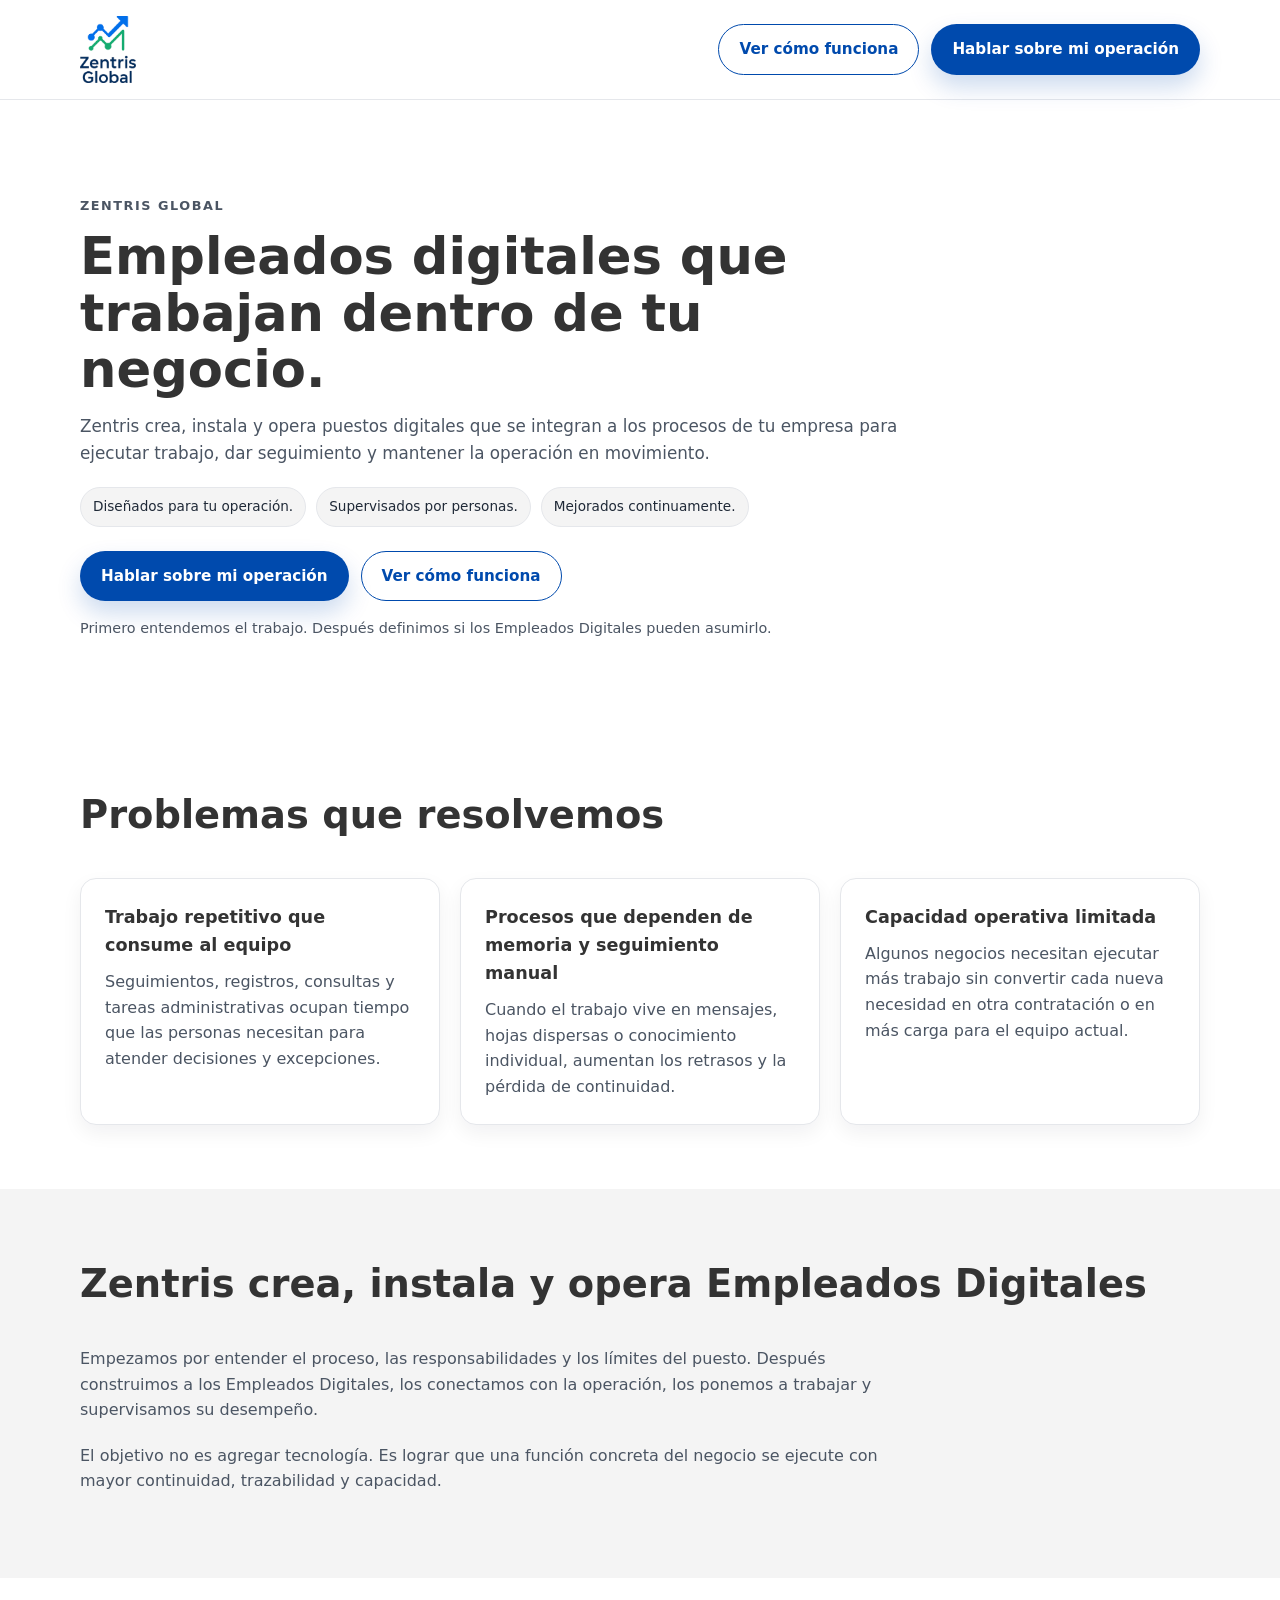
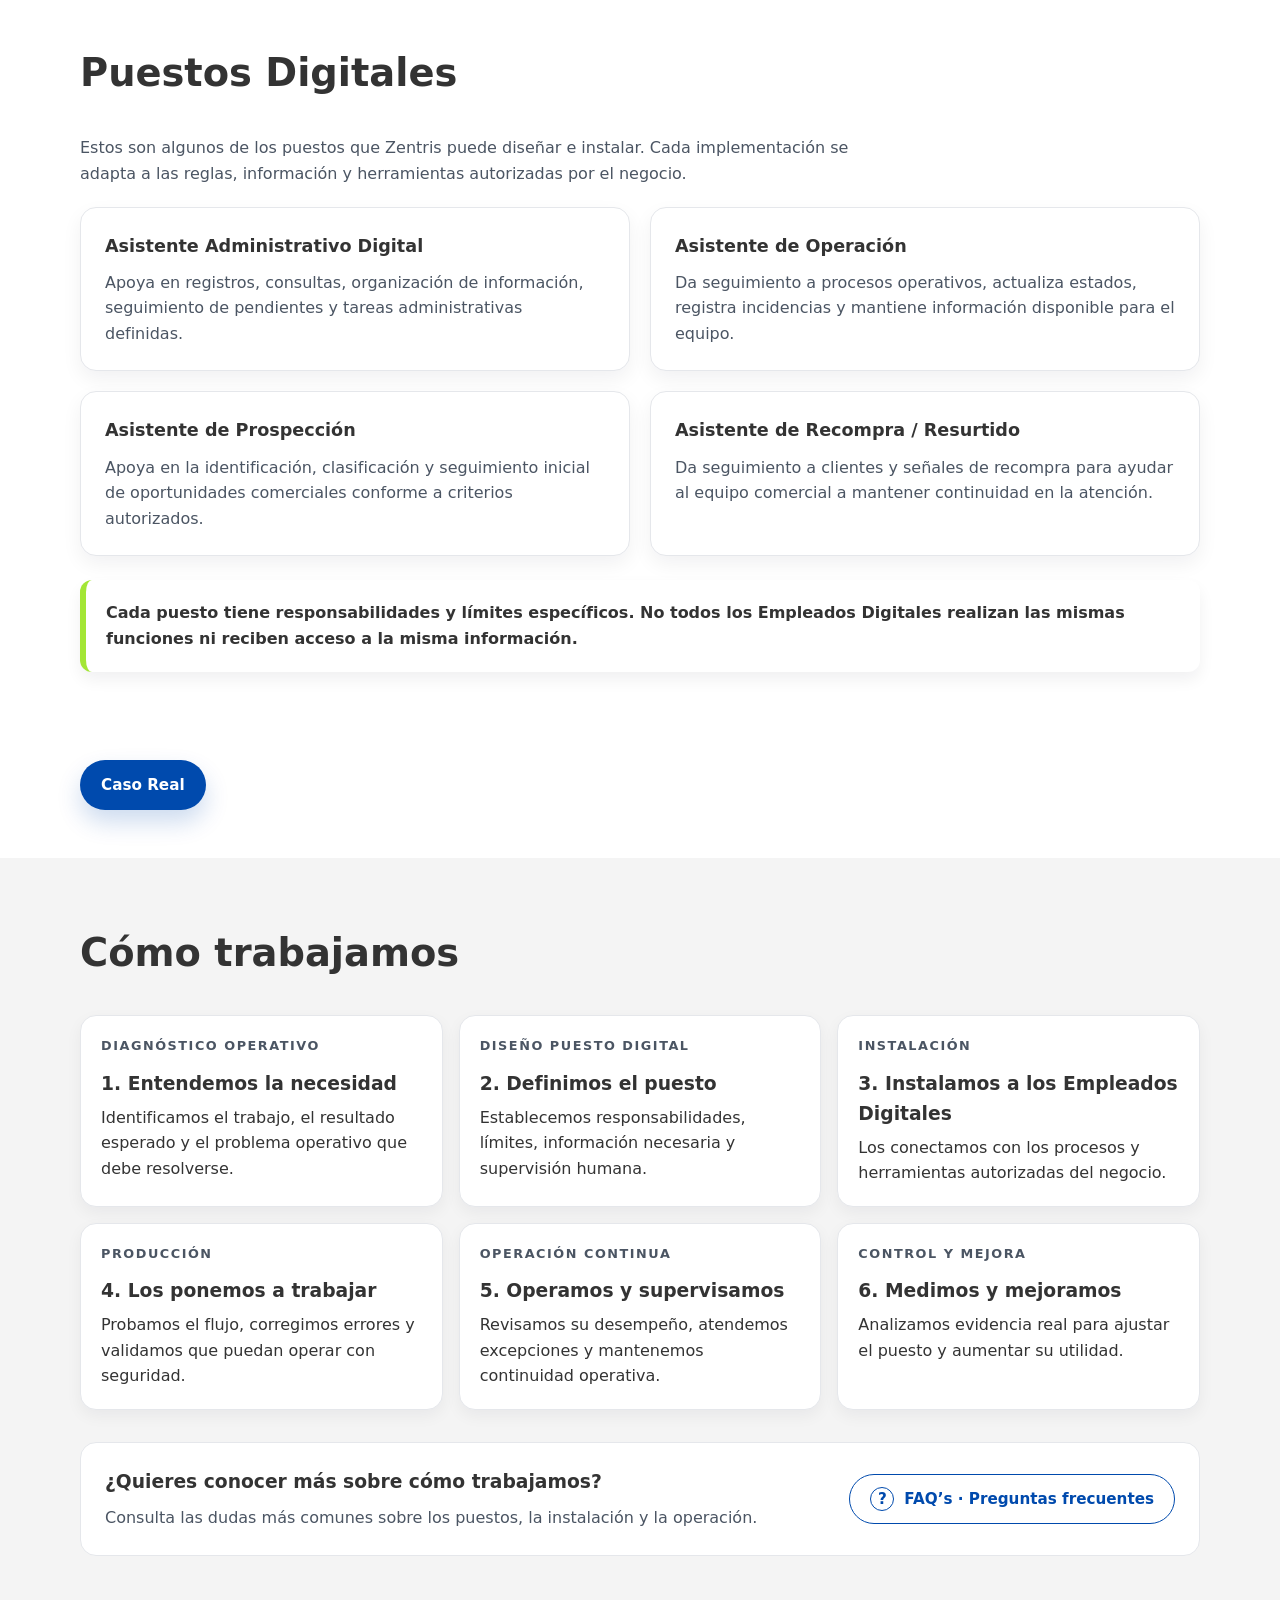
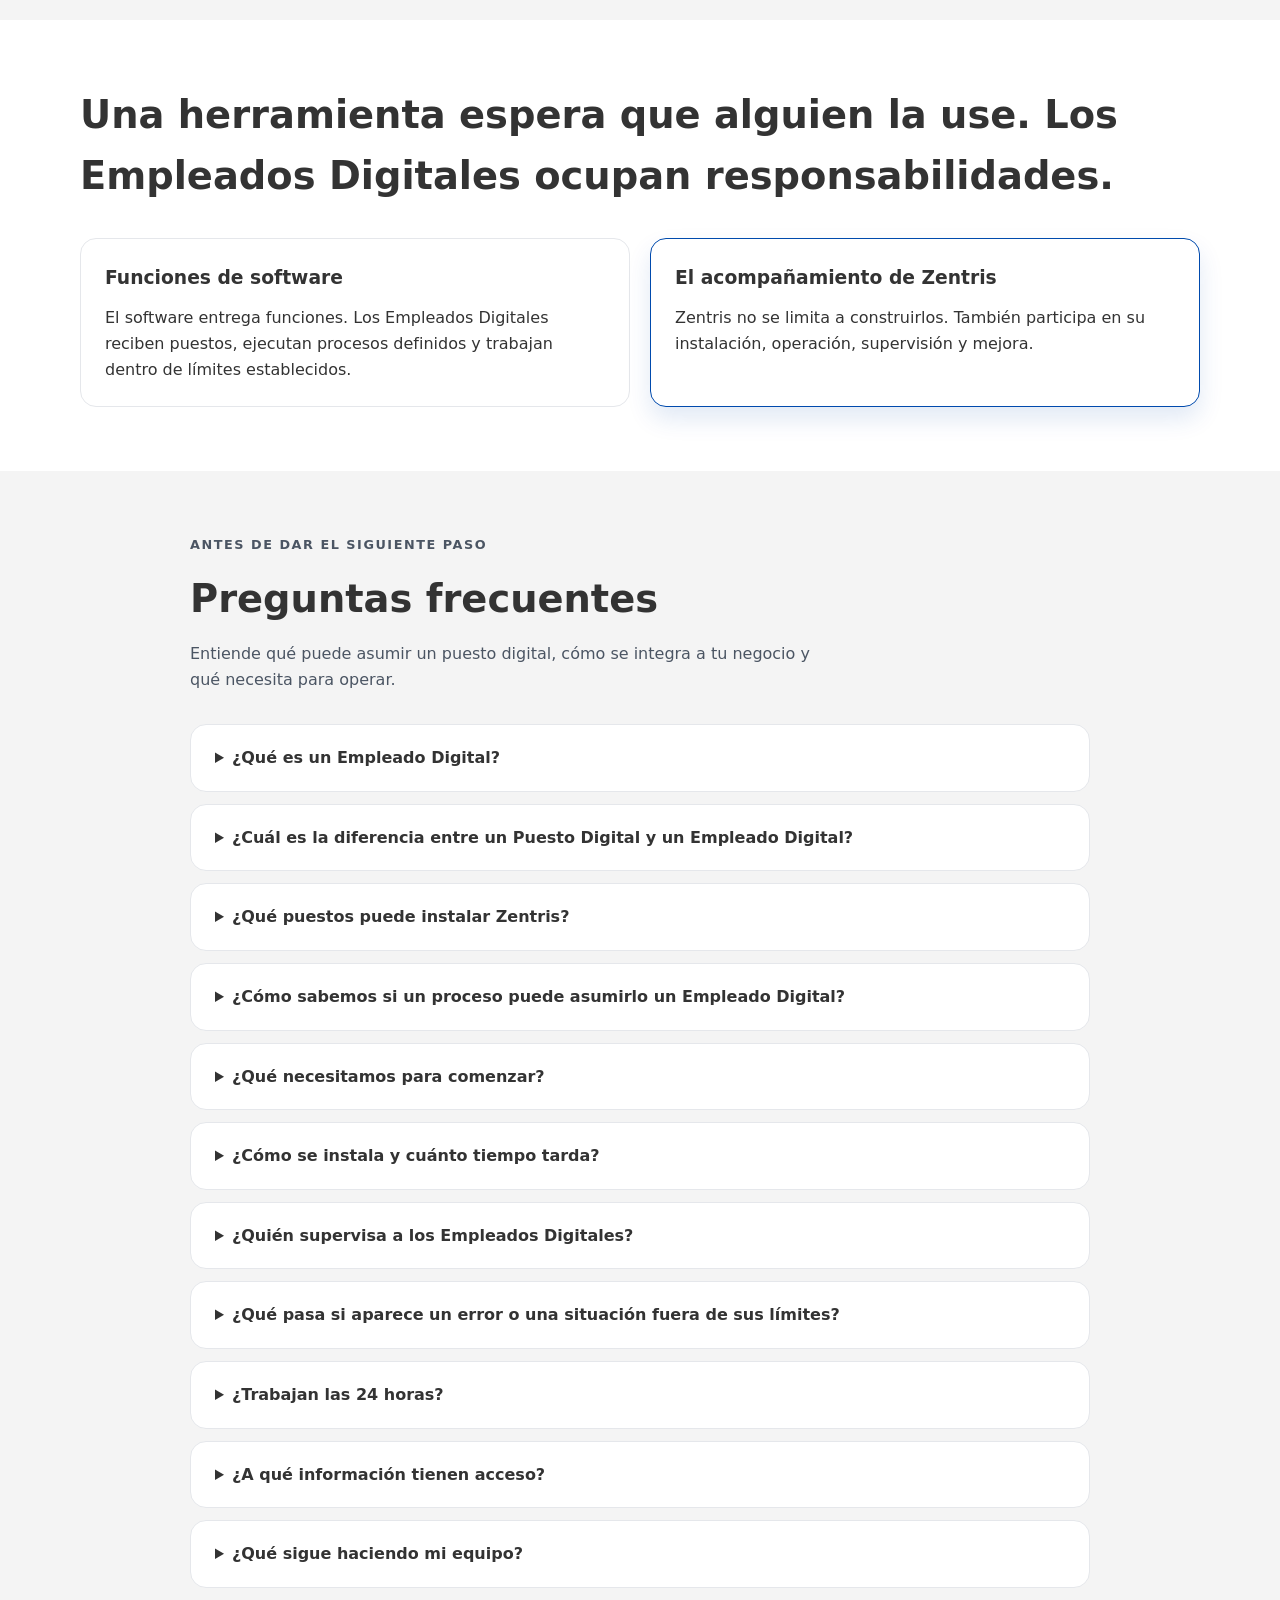
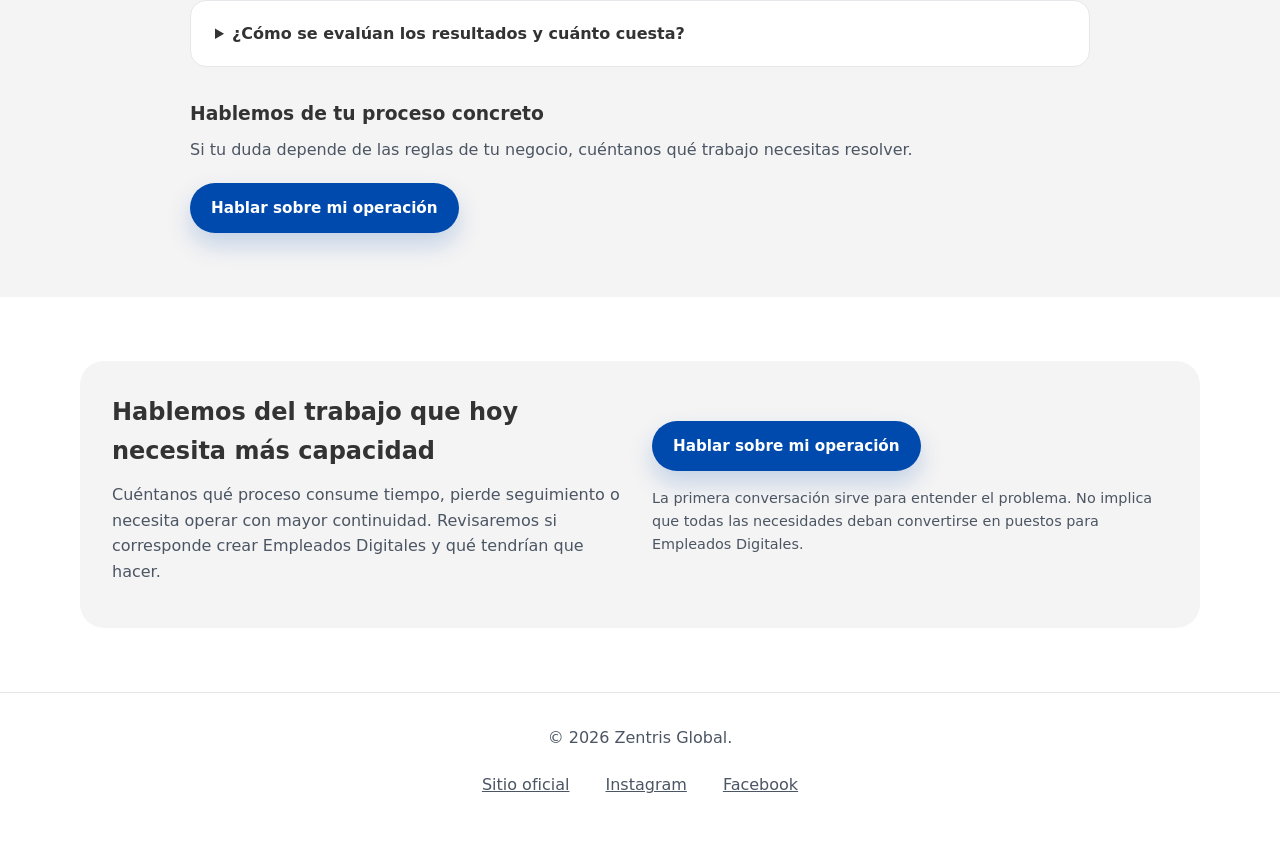
<file: index.html>
<!DOCTYPE html>
<html lang="es">
  <head>
    <meta charset="UTF-8">
    <meta name="viewport" content="width=device-width, initial-scale=1">
    <title>Zentris Global | Empleados Digitales para negocios</title>
    <meta name="description" content="Zentris crea, instala y opera Empleados Digitales que asumen funciones concretas dentro de negocios reales.">
    <link rel="canonical" href="https://www.zentrisglobal.com/">
    <meta property="og:type" content="website">
    <meta property="og:locale" content="es_MX">
    <meta property="og:site_name" content="Zentris Global">
    <meta property="og:title" content="Zentris Global | Empleados Digitales para negocios">
    <meta property="og:description" content="Zentris crea, instala y opera Empleados Digitales que asumen funciones concretas dentro de negocios reales.">
    <meta property="og:url" content="https://www.zentrisglobal.com/">
    <meta property="og:image" content="https://www.zentrisglobal.com/assets/social.png">
    <meta property="og:image:alt" content="Zentris Global: Empleados Digitales para negocios">
    <meta name="twitter:card" content="summary_large_image">
    <meta name="twitter:title" content="Zentris Global | Empleados Digitales para negocios">
    <meta name="twitter:description" content="Zentris crea, instala y opera Empleados Digitales que asumen funciones concretas dentro de negocios reales.">
    <meta name="twitter:image" content="https://www.zentrisglobal.com/assets/social.png">
    <meta name="twitter:image:alt" content="Zentris Global: Empleados Digitales para negocios">
    <link rel="icon" type="image/png" sizes="64x64" href="/assets/favicon.png">
    <link rel="stylesheet" href="/styles.css">
    <script type="application/ld+json">{"@context": "https://schema.org", "@type": "Organization", "name": "Zentris Global", "url": "https://www.zentrisglobal.com/", "logo": "https://www.zentrisglobal.com/assets/logo.webp", "sameAs": ["https://www.instagram.com/zentris_global", "https://www.facebook.com/profile.php?id=61575353609454"]}</script>
  </head>
  <body>
    <a class="skip-link" href="#inicio">Saltar al contenido principal</a>
    <header class="site-header">
      <div class="container header-inner">
        <a class="logo" href="/#inicio">
          <img src="/assets/logo.webp" alt="Zentris Global — inicio" height="381" width="320">
        </a>
        <nav class="header-actions" aria-label="Navegación principal">
          <a class="btn btn-outline" href="#flujo">Ver cómo funciona</a>
          <a class="btn btn-primary" href="https://wa.me/525645741746">Hablar sobre mi operación</a>
        </nav>
      </div>
    </header>
    <main id="inicio" tabindex="-1">
      <section class="hero">
        <div class="container hero-grid hero-simplified">
          <div class="hero-copy">
            <p class="eyebrow">Zentris Global</p>
            <h1>Empleados digitales que trabajan dentro de tu negocio.</h1>
            <p class="lead">Zentris crea, instala y opera puestos digitales que se integran a los procesos de tu empresa para ejecutar trabajo, dar seguimiento y mantener la operación en movimiento.</p>
            <ul class="pill-group">
              <li class="pill">Diseñados para tu operación.</li>
              <li class="pill">Supervisados por personas.</li>
              <li class="pill">Mejorados continuamente.</li>
            </ul>
            <div class="hero-actions">
              <a class="btn btn-primary" href="https://wa.me/525645741746">Hablar sobre mi operación</a>
              <a class="btn btn-outline" href="#flujo">Ver cómo funciona</a>
            </div>
            <p class="micro">Primero entendemos el trabajo. Después definimos si los Empleados Digitales pueden asumirlo.</p>
          </div>
        </div>
      </section>
      <section class="section">
        <div class="container">
          <div class="section-heading">
            <h2>Problemas que resolvemos</h2>
          </div>
          <div class="card-grid">
            <article class="card">
              <h3>Trabajo repetitivo que consume al equipo</h3>
              <p>Seguimientos, registros, consultas y tareas administrativas ocupan tiempo que las personas necesitan para atender decisiones y excepciones.</p>
            </article>
            <article class="card">
              <h3>Procesos que dependen de memoria y seguimiento manual</h3>
              <p>Cuando el trabajo vive en mensajes, hojas dispersas o conocimiento individual, aumentan los retrasos y la pérdida de continuidad.</p>
            </article>
            <article class="card">
              <h3>Capacidad operativa limitada</h3>
              <p>Algunos negocios necesitan ejecutar más trabajo sin convertir cada nueva necesidad en otra contratación o en más carga para el equipo actual.</p>
            </article>
          </div>
        </div>
      </section>
      <section class="section section-muted">
        <div class="container">
          <div class="section-heading">
            <h2>Zentris crea, instala y opera Empleados Digitales</h2>
          </div>
          <p>Empezamos por entender el proceso, las responsabilidades y los límites del puesto. Después construimos a los Empleados Digitales, los conectamos con la operación, los ponemos a trabajar y supervisamos su desempeño.</p>
          <p>El objetivo no es agregar tecnología. Es lograr que una función concreta del negocio se ejecute con mayor continuidad, trazabilidad y capacidad.</p>
        </div>
      </section>
      <section id="puestos" class="section">
        <div class="container">
          <div class="section-heading">
            <h2>Puestos Digitales</h2>
          </div>
          <p class="section-intro">Estos son algunos de los puestos que Zentris puede diseñar e instalar. Cada implementación se adapta a las reglas, información y herramientas autorizadas por el negocio.</p>
          <div class="card-grid">
            <article class="card">
              <h3>Asistente Administrativo Digital</h3>
              <p>Apoya en registros, consultas, organización de información, seguimiento de pendientes y tareas administrativas definidas.</p>
            </article>
            <article class="card">
              <h3>Asistente de Operación</h3>
              <p>Da seguimiento a procesos operativos, actualiza estados, registra incidencias y mantiene información disponible para el equipo.</p>
            </article>
            <article class="card">
              <h3>Asistente de Prospección</h3>
              <p>Apoya en la identificación, clasificación y seguimiento inicial de oportunidades comerciales conforme a criterios autorizados.</p>
            </article>
            <article class="card">
              <h3>Asistente de Recompra / Resurtido</h3>
              <p>Da seguimiento a clientes y señales de recompra para ayudar al equipo comercial a mantener continuidad en la atención.</p>
            </article>
          </div>
          <aside class="callout role-note">
            <p>Cada puesto tiene responsabilidades y límites específicos. No todos los Empleados Digitales realizan las mismas funciones ni reciben acceso a la misma información.</p>
          </aside>
        </div>
      </section>
      <div id="como-funciona" class="container case-real-cta">
        <a class="btn btn-primary" href="/caso-real">Caso Real</a>
      </div>
      <section id="flujo" class="section section-muted">
        <div class="container">
          <div class="section-heading">
            <h2>Cómo trabajamos</h2>
          </div>
          <ol class="steps">
            <li>
              <p class="eyebrow">Diagnóstico operativo</p>
              <h3 class="step-title">1. Entendemos la necesidad</h3>
              <p>Identificamos el trabajo, el resultado esperado y el problema operativo que debe resolverse.</p>
            </li>
            <li>
              <p class="eyebrow">Diseño puesto digital</p>
              <h3 class="step-title">2. Definimos el puesto</h3>
              <p>Establecemos responsabilidades, límites, información necesaria y supervisión humana.</p>
            </li>
            <li>
              <p class="eyebrow">Instalación</p>
              <h3 class="step-title">3. Instalamos a los Empleados Digitales</h3>
              <p>Los conectamos con los procesos y herramientas autorizadas del negocio.</p>
            </li>
            <li>
              <p class="eyebrow">Producción</p>
              <h3 class="step-title">4. Los ponemos a trabajar</h3>
              <p>Probamos el flujo, corregimos errores y validamos que puedan operar con seguridad.</p>
            </li>
            <li>
              <p class="eyebrow">Operación continua</p>
              <h3 class="step-title">5. Operamos y supervisamos</h3>
              <p>Revisamos su desempeño, atendemos excepciones y mantenemos continuidad operativa.</p>
            </li>
            <li>
              <p class="eyebrow">Control y mejora</p>
              <h3 class="step-title">6. Medimos y mejoramos</h3>
              <p>Analizamos evidencia real para ajustar el puesto y aumentar su utilidad.</p>
            </li>
          </ol>
          <div class="faq-entry">
            <div><h3>¿Quieres conocer más sobre cómo trabajamos?</h3><p>Consulta las dudas más comunes sobre los puestos, la instalación y la operación.</p></div>
            <a class="btn btn-outline faq-button" href="#faqs"><span class="faq-button-icon" aria-hidden="true">?</span>FAQ’s · Preguntas frecuentes</a>
          </div>
        </div>
      </section>
      <section class="section">
        <div class="container">
          <div class="section-heading">
            <h2>Una herramienta espera que alguien la use. Los Empleados Digitales ocupan responsabilidades.</h2>
          </div>
          <div class="comparison">
            <div class="comparison-column">
              <h3>Funciones de software</h3>
              <p>El software entrega funciones. Los Empleados Digitales reciben puestos, ejecutan procesos definidos y trabajan dentro de límites establecidos.</p>
            </div>
            <div class="comparison-column highlighted">
              <h3>El acompañamiento de Zentris</h3>
              <p>Zentris no se limita a construirlos. También participa en su instalación, operación, supervisión y mejora.</p>
            </div>
          </div>
        </div>
      </section>
      <section id="faqs" class="section section-muted" aria-labelledby="faq-title" tabindex="-1">
        <div class="container faq-container">
          <div class="section-heading"><p class="eyebrow">Antes de dar el siguiente paso</p><h2 id="faq-title">Preguntas frecuentes</h2><p>Entiende qué puede asumir un puesto digital, cómo se integra a tu negocio y qué necesita para operar.</p></div>
          <div class="faq-list">
            <details class="faq-item"><summary>¿Qué es un Empleado Digital?</summary><div class="faq-answer"><p>Es un empleado diseñado para ejecutar trabajo definido dentro de la operación de un negocio. Tiene responsabilidades, límites, procesos, información autorizada y una persona responsable de supervisarlo. Zentris lo crea, lo instala y participa en su operación y mejora.</p></div></details>
            <details class="faq-item"><summary>¿Cuál es la diferencia entre un Puesto Digital y un Empleado Digital?</summary><div class="faq-answer"><p>El Puesto Digital define la función que necesita el negocio. Los Empleados Digitales asumen responsabilidades dentro de esa función. Un puesto puede integrar más de un Empleado Digital: en el caso de recompra mostrado, Ana administra la cartera y Axel analiza datos para encontrar oportunidades. <a href="/caso-real">Explorar el Caso Real de recompra</a>.</p></div></details>
            <details class="faq-item"><summary>¿Qué puestos puede instalar Zentris?</summary><div class="faq-answer"><p>Los puestos comerciales actuales son Asistente Administrativo Digital, Asistente de Operación, Asistente de Prospección y Asistente de Recompra / Resurtido. Cada implementación se adapta a las reglas del negocio; los puestos no comparten necesariamente las mismas funciones ni el mismo acceso a información.</p></div></details>
            <details class="faq-item"><summary>¿Cómo sabemos si un proceso puede asumirlo un Empleado Digital?</summary><div class="faq-answer"><p>Empezamos con un diagnóstico operativo: revisamos el trabajo, el resultado esperado y las reglas del proceso. Después definimos si puede convertirse en un puesto con responsabilidades claras y supervisión humana. No todas las necesidades deben convertirse en un Empleado Digital.</p></div></details>
            <details class="faq-item"><summary>¿Qué necesitamos para comenzar?</summary><div class="faq-answer"><p>Una descripción del proceso, quién lo realiza, qué información necesita y dónde se pierde tiempo o seguimiento. Durante el diseño del puesto se define qué información y herramientas del negocio estarán autorizadas y quién supervisará su trabajo.</p></div></details>
            <details class="faq-item"><summary>¿Cómo se instala y cuánto tiempo tarda?</summary><div class="faq-answer"><p>El proceso incluye diagnóstico operativo, diseño del puesto, instalación, puesta en producción, operación continua y control y mejora. El plazo depende del alcance, las conexiones necesarias y las validaciones del negocio; se define después de entender el proceso. La puesta en producción requiere probar los flujos y corregir errores.</p></div></details>
            <details class="faq-item"><summary>¿Quién supervisa a los Empleados Digitales?</summary><div class="faq-answer"><p>Cada puesto debe tener una persona responsable de supervisarlo. Zentris participa en la instalación, la operación, la revisión del desempeño y la mejora. El negocio conserva la responsabilidad de autorizar información, reglas y decisiones que le corresponden.</p></div></details>
            <details class="faq-item"><summary>¿Qué pasa si aparece un error o una situación fuera de sus límites?</summary><div class="faq-answer"><p>El diseño del puesto establece qué puede resolver y qué debe revisar una persona. Las excepciones, los responsables y la forma de darles seguimiento se definen para cada proceso. La evidencia de la operación sirve para corregir errores y ajustar el puesto.</p></div></details>
            <details class="faq-item"><summary>¿Trabajan las 24 horas?</summary><div class="faq-answer"><p>La disponibilidad depende del puesto, del proceso y de la cobertura acordada. No todos los Empleados Digitales operan con el mismo horario, ni todas las tareas requieren disponibilidad continua.</p></div></details>
            <details class="faq-item"><summary>¿A qué información tienen acceso?</summary><div class="faq-answer"><p>A la información autorizada para sus responsabilidades. El alcance se define al diseñar el puesto y no implica acceso a toda la empresa. Las reglas sobre qué consultar, registrar o comunicar deben quedar establecidas para cada implementación.</p></div></details>
            <details class="faq-item"><summary>¿Qué sigue haciendo mi equipo?</summary><div class="faq-answer"><p>Las personas supervisan, atienden decisiones y resuelven excepciones. La distribución del trabajo depende del puesto: por ejemplo, en recompra los Empleados Digitales preparan contexto y recomendaciones; el vendedor conversa con el cliente y confirma lo acordado.</p></div></details>
            <details class="faq-item"><summary>¿Cómo se evalúan los resultados y cuánto cuesta?</summary><div class="faq-answer"><p>Se define qué resultado se espera del puesto y se revisa evidencia de la operación para evaluar su utilidad. Los resultados de un caso no garantizan los mismos resultados en otro negocio. El costo depende del alcance del puesto y de la operación requerida; la primera conversación permite entender esa necesidad. <a href="https://wa.me/525645741746">Hablar sobre mi operación</a>.</p></div></details>
          </div>
          <div class="faq-contact"><h3>Hablemos de tu proceso concreto</h3><p>Si tu duda depende de las reglas de tu negocio, cuéntanos qué trabajo necesitas resolver.</p><a class="btn btn-primary" href="https://wa.me/525645741746">Hablar sobre mi operación</a></div>
        </div>
      </section>
      <section class="section final-cta" id="contacto">
        <div class="container">
          <div class="final-cta-inner">
            <div>
              <h2>Hablemos del trabajo que hoy necesita más capacidad</h2>
              <p>Cuéntanos qué proceso consume tiempo, pierde seguimiento o necesita operar con mayor continuidad. Revisaremos si corresponde crear Empleados Digitales y qué tendrían que hacer.</p>
            </div>
            <div>
              <a class="btn btn-primary" href="https://wa.me/525645741746">Hablar sobre mi operación</a>
              <p class="micro">La primera conversación sirve para entender el problema. No implica que todas las necesidades deban convertirse en puestos para Empleados Digitales.</p>
            </div>
          </div>
        </div>
      </section>
    </main>
    <footer class="site-footer">
      <div class="container">
        <p>© <span id="year">2026</span> Zentris Global.</p>
        <nav class="footer-links" aria-label="Canales oficiales">
          <a href="https://www.zentrisglobal.com/">Sitio oficial</a>
          <a href="https://www.instagram.com/zentris_global">Instagram</a>
          <a href="https://www.facebook.com/profile.php?id=61575353609454">Facebook</a>
        </nav>
      </div>
    </footer>
    <script src="/year.js" defer>
    </script>
  </body>
</html>
</file>
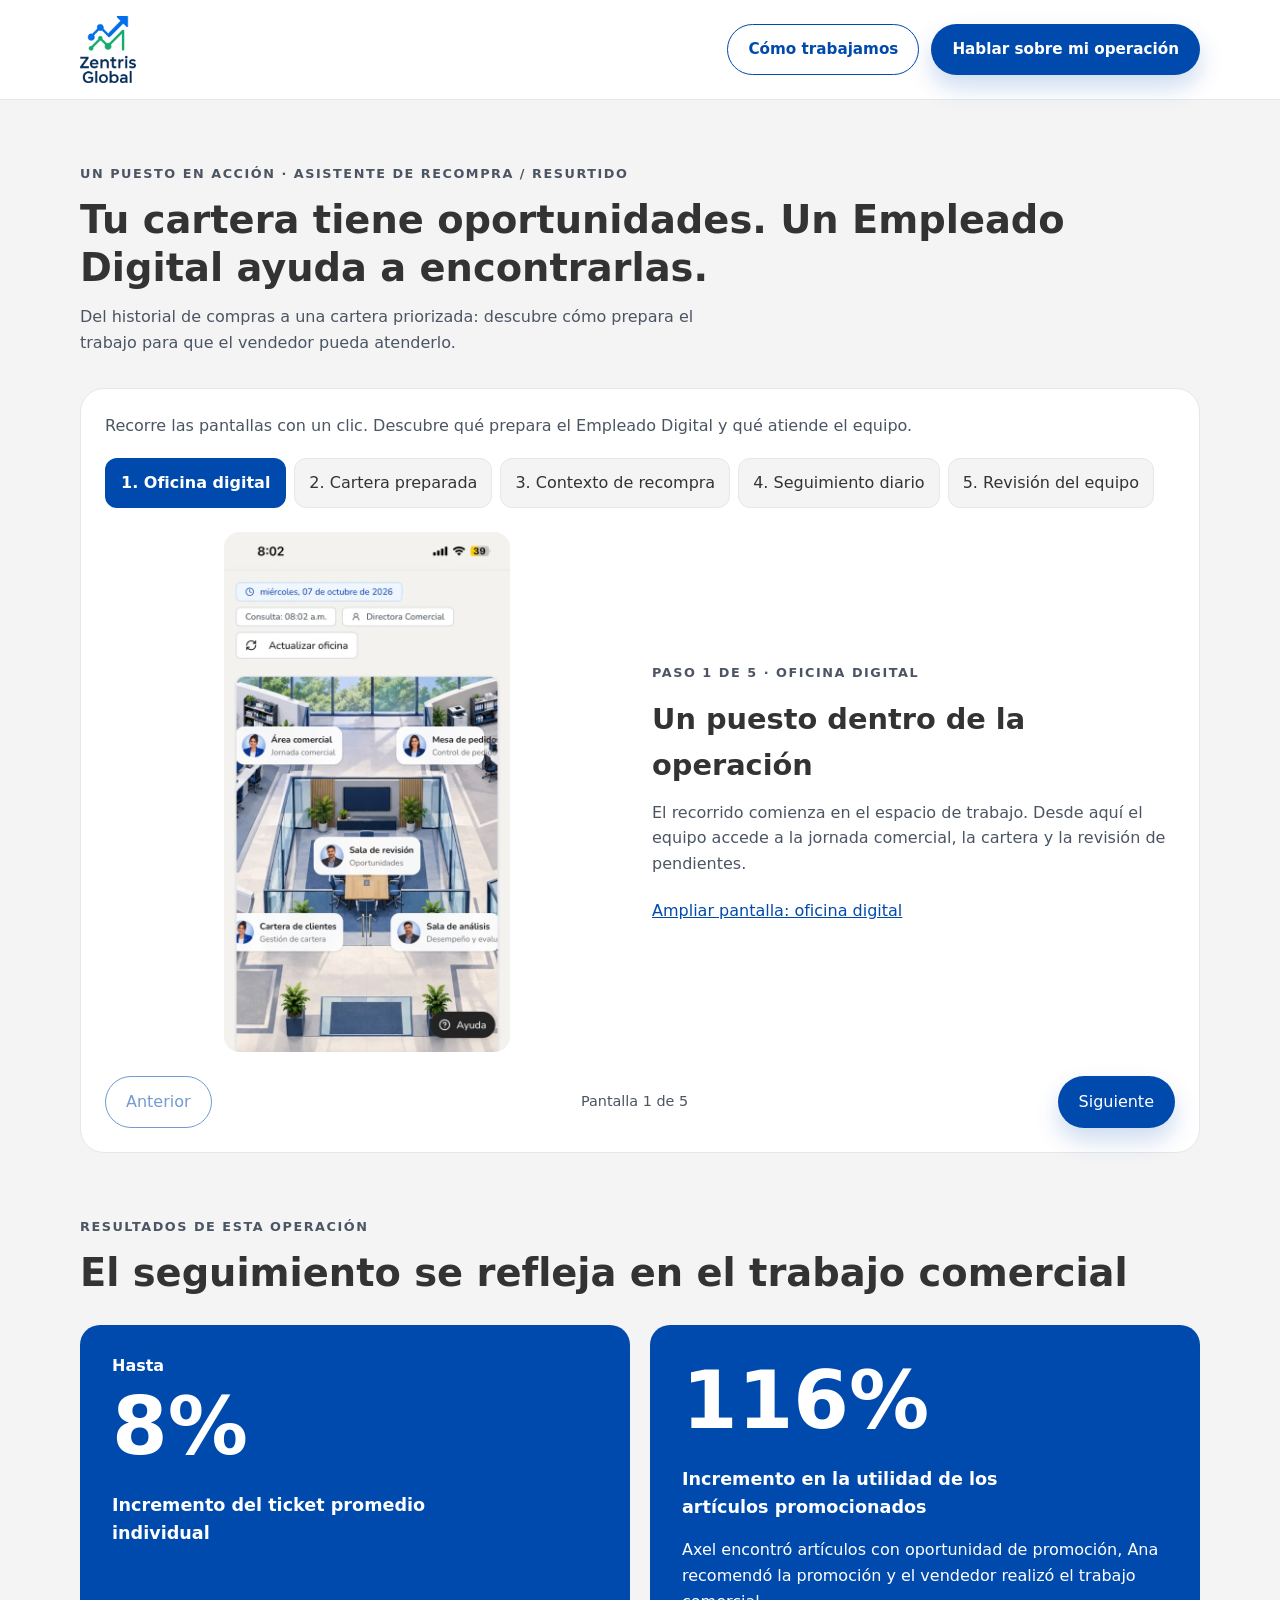
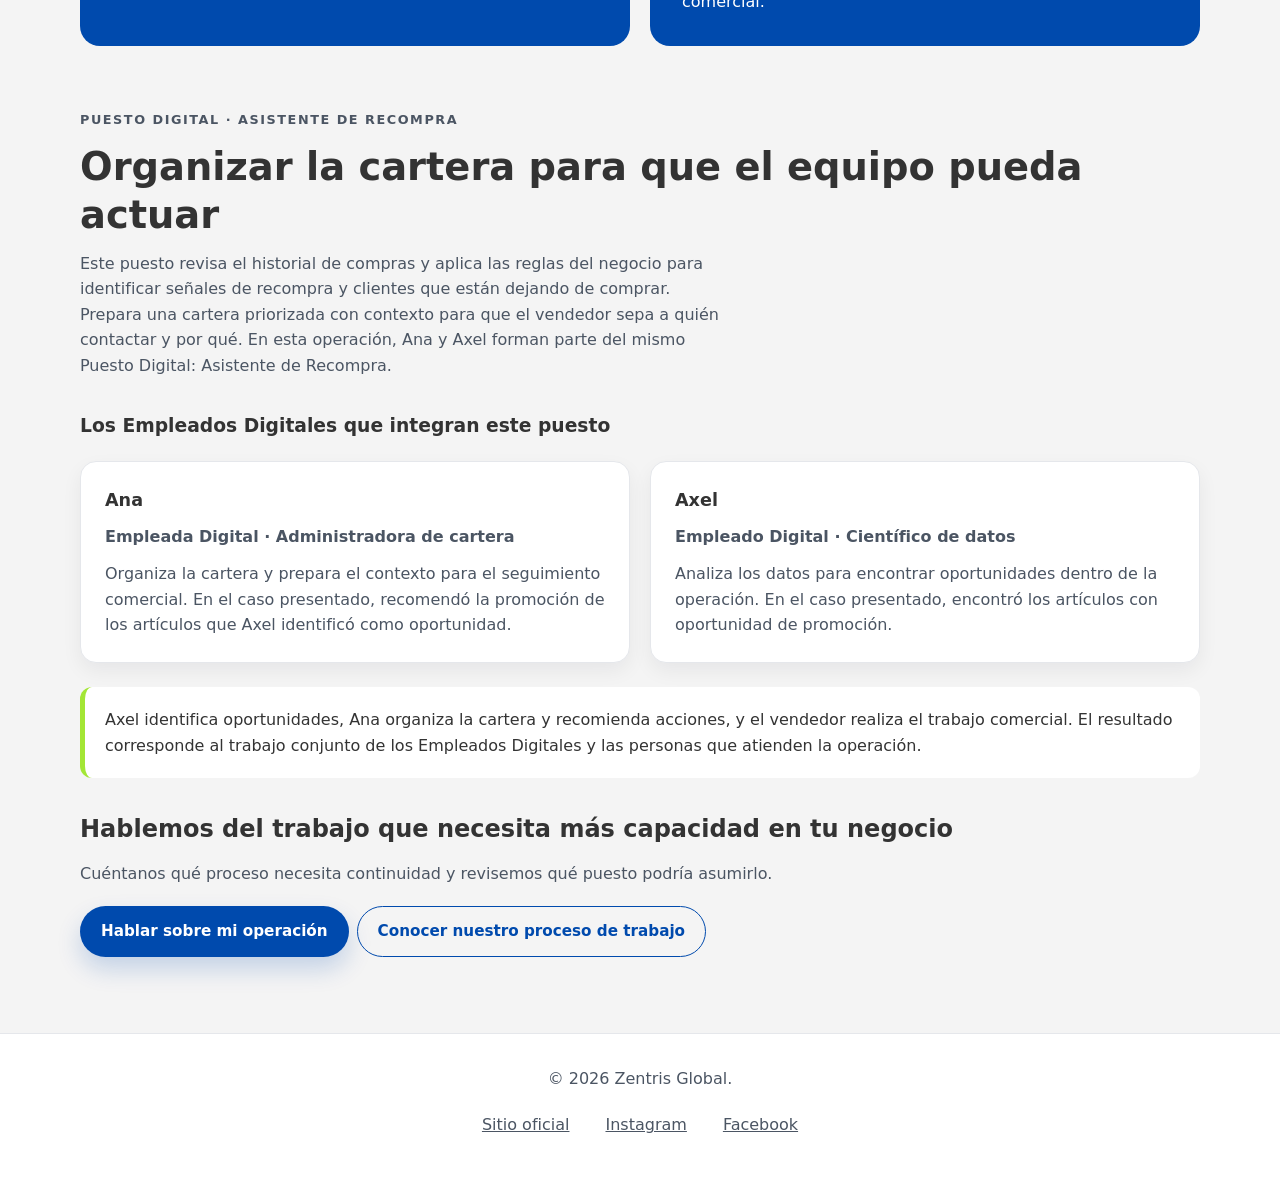
<file: caso-real.html>
<!DOCTYPE html>
<html lang="es">
  <head>
    <meta charset="UTF-8">
    <meta name="viewport" content="width=device-width, initial-scale=1">
    <title>Caso Real | Organizador de cartera | Zentris Global</title>
    <meta name="description" content="Explora un caso real de organización de cartera con capturas autorizadas y una demostración interactiva de seguimiento comercial.">
    <link rel="canonical" href="https://www.zentrisglobal.com/caso-real">
    <meta property="og:type" content="website">
    <meta property="og:locale" content="es_MX">
    <meta property="og:site_name" content="Zentris Global">
    <meta property="og:title" content="Caso Real | Organizador de cartera | Zentris Global">
    <meta property="og:description" content="Explora un caso real de organización de cartera con capturas autorizadas y una demostración interactiva de seguimiento comercial.">
    <meta property="og:url" content="https://www.zentrisglobal.com/caso-real">
    <meta property="og:image" content="https://www.zentrisglobal.com/assets/social.png">
    <meta property="og:image:alt" content="Zentris Global: Empleados Digitales para negocios">
    <meta name="twitter:card" content="summary_large_image">
    <meta name="twitter:title" content="Caso Real | Organizador de cartera | Zentris Global">
    <meta name="twitter:description" content="Explora un caso real de organización de cartera con capturas autorizadas y una demostración interactiva de seguimiento comercial.">
    <meta name="twitter:image" content="https://www.zentrisglobal.com/assets/social.png">
    <meta name="twitter:image:alt" content="Zentris Global: Empleados Digitales para negocios">
    <link rel="icon" type="image/png" sizes="64x64" href="/assets/favicon.png">
    <link rel="stylesheet" href="/styles.css">
    <script type="application/ld+json">{"@context": "https://schema.org", "@type": "Organization", "name": "Zentris Global", "url": "https://www.zentrisglobal.com/", "logo": "https://www.zentrisglobal.com/assets/logo.webp", "sameAs": ["https://www.instagram.com/zentris_global", "https://www.facebook.com/profile.php?id=61575353609454"]}</script>
  </head>
  <body>
    <a class="skip-link" href="#inicio">Saltar al contenido principal</a>
    <header class="site-header">
      <div class="container header-inner">
        <a class="logo" href="/#inicio">
          <img src="/assets/logo.webp" alt="Zentris Global — inicio" height="381" width="320">
        </a>
        <nav class="header-actions" aria-label="Navegación principal">
          <a class="btn btn-outline" href="/#flujo">Cómo trabajamos</a>
          <a class="btn btn-primary" href="https://wa.me/525645741746">Hablar sobre mi operación</a>
        </nav>
      </div>
    </header>
    <main id="inicio" tabindex="-1">
      <section id="como-funciona" class="section section-muted" aria-labelledby="demo-title">
        <div class="container">
          <div class="section-heading">
            <p class="eyebrow">Un puesto en acción · Asistente de Recompra / Resurtido</p>
            <h1 id="demo-title">Tu cartera tiene oportunidades. Un Empleado Digital ayuda a encontrarlas.</h1>
            <p>Del historial de compras a una cartera priorizada: descubre cómo prepara el trabajo para que el vendedor pueda atenderlo.</p>
          </div>
          <div class="screen-demo" data-screen-demo role="region" aria-roledescription="carrusel" aria-label="Demostración del organizador de cartera">
            <p class="screen-demo-intro">Recorre las pantallas con un clic. Descubre qué prepara el Empleado Digital y qué atiende el equipo.</p>
            <div class="screen-demo-tabs" aria-label="Elegir pantalla" hidden>
              <button type="button" class="screen-demo-tab" data-screen-index="0" aria-controls="screen-office" aria-pressed="false">1. Oficina digital</button>
              <button type="button" class="screen-demo-tab" data-screen-index="1" aria-controls="screen-portfolio" aria-pressed="false">2. Cartera preparada</button>
              <button type="button" class="screen-demo-tab" data-screen-index="2" aria-controls="screen-products" aria-pressed="false">3. Contexto de recompra</button>
              <button type="button" class="screen-demo-tab" data-screen-index="3" aria-controls="screen-day" aria-pressed="false">4. Seguimiento diario</button>
              <button type="button" class="screen-demo-tab" data-screen-index="4" aria-controls="screen-progress" aria-pressed="false">5. Revisión del equipo</button>
            </div>
            <div class="screen-demo-stage">
              <figure class="screen-demo-slide" id="screen-office" role="group" aria-roledescription="diapositiva" aria-label="1 de 5: Oficina digital">
                <div class="screen-capture-frame"><img src="/assets/screen-office.webp" alt="Captura autorizada: oficina digital del espacio de trabajo comercial." width="591" height="1280" loading="lazy" decoding="async"></div>
                <figcaption><p class="eyebrow">Paso 1 de 5 · Oficina digital</p><h2>Un puesto dentro de la operación</h2><p>El recorrido comienza en el espacio de trabajo. Desde aquí el equipo accede a la jornada comercial, la cartera y la revisión de pendientes.</p><button type="button" class="screen-enlarge" hidden data-screen-enlarge="/assets/screen-office.webp">Ampliar pantalla: oficina digital</button></figcaption>
              </figure>
              <figure class="screen-demo-slide" id="screen-portfolio" role="group" aria-roledescription="diapositiva" aria-label="2 de 5: Cartera preparada">
                <div class="screen-capture-frame"><img src="/assets/screen-portfolio.webp" alt="Captura autorizada: cartera preparada del espacio de trabajo comercial." width="591" height="1280" loading="lazy" decoding="async"></div>
                <figcaption><p class="eyebrow">Paso 2 de 5 · Cartera preparada</p><h2>El vendedor encuentra la cartera lista</h2><p>La vista muestra 299 clientes preparados, 294 listos para contactar y 5 sin teléfono. El equipo puede distinguir el trabajo disponible de las excepciones que requieren atención.</p><button type="button" class="screen-enlarge" hidden data-screen-enlarge="/assets/screen-portfolio.webp">Ampliar pantalla: cartera preparada</button></figcaption>
              </figure>
              <figure class="screen-demo-slide" id="screen-products" role="group" aria-roledescription="diapositiva" aria-label="3 de 5: Contexto de recompra">
                <div class="screen-capture-frame"><img src="/assets/screen-products.webp" alt="Captura autorizada: contexto de recompra del espacio de trabajo comercial." width="591" height="1280" loading="lazy" decoding="async"></div>
                <figcaption><p class="eyebrow">Paso 3 de 5 · Contexto de recompra</p><h2>El historial ayuda a orientar la conversación</h2><p>La vista presenta productos habituales y cantidades como contexto para la atención. El vendedor confirma con el cliente lo que necesita y sigue el proceso autorizado para registrar el pedido.</p><button type="button" class="screen-enlarge" hidden data-screen-enlarge="/assets/screen-products.webp">Ampliar pantalla: contexto de recompra</button></figcaption>
              </figure>
              <figure class="screen-demo-slide" id="screen-day" role="group" aria-roledescription="diapositiva" aria-label="4 de 5: Seguimiento diario">
                <div class="screen-capture-frame"><img src="/assets/screen-day.webp" alt="Captura autorizada: seguimiento diario del espacio de trabajo comercial." width="591" height="1280" loading="lazy" decoding="async"></div>
                <figcaption><p class="eyebrow">Paso 4 de 5 · Seguimiento diario</p><h2>El resultado queda registrado</h2><p>El resumen permite consultar clientes atendidos y pedidos aceptados de una jornada. Estos registros describen la actividad mostrada; no prueban por sí solos un aumento de ventas.</p><button type="button" class="screen-enlarge" hidden data-screen-enlarge="/assets/screen-day.webp">Ampliar pantalla: seguimiento diario</button></figcaption>
              </figure>
              <figure class="screen-demo-slide" id="screen-progress" role="group" aria-roledescription="diapositiva" aria-label="5 de 5: Revisión del equipo">
                <div class="screen-capture-frame"><img src="/assets/screen-progress.webp" alt="Captura autorizada: revisión del equipo del espacio de trabajo comercial." width="591" height="1280" loading="lazy" decoding="async"></div>
                <figcaption><p class="eyebrow">Paso 5 de 5 · Revisión del equipo</p><h2>Lo atendido y lo pendiente quedan visibles</h2><p>La vista permite revisar el avance de atención de la cartera y el registro comercial del equipo. La supervisión humana usa esta información para decidir el siguiente paso.</p><button type="button" class="screen-enlarge" hidden data-screen-enlarge="/assets/screen-progress.webp">Ampliar pantalla: revisión del equipo</button></figcaption>
              </figure>
            </div>
            <div class="screen-demo-controls" hidden>
              <button type="button" class="btn btn-outline" data-screen-prev>Anterior</button>
              <p class="micro" data-screen-status role="status" aria-live="polite" aria-atomic="true"></p>
              <button type="button" class="btn btn-primary" data-screen-next>Siguiente</button>
            </div>
          </div>
          <dialog class="screen-capture-dialog" aria-labelledby="screen-dialog-title">
            <form method="dialog"><button class="btn btn-outline" type="submit">Cerrar pantalla</button></form>
            <h2 id="screen-dialog-title">Vista ampliada</h2>
            <div class="screen-capture-frame"><img alt="" width="591" height="1280"></div>
          </dialog>
          <section class="case-results" aria-labelledby="case-results-title">
            <p class="eyebrow">Resultados de esta operación</p>
            <h2 id="case-results-title">El seguimiento se refleja en el trabajo comercial</h2>
            <div class="case-results-grid">
              <article class="case-result">
                <p class="case-result-value"><span>Hasta</span> 8%</p>
                <h3>Incremento del ticket promedio individual</h3>
              </article>
              <article class="case-result">
                <p class="case-result-value">116%</p>
                <h3>Incremento en la utilidad de los artículos promocionados</h3>
                <p class="case-result-context">Axel encontró artículos con oportunidad de promoción, Ana recomendó la promoción y el vendedor realizó el trabajo comercial.</p>
              </article>
            </div>
          </section>
          <section class="case-position" aria-labelledby="case-position-title">
            <div class="section-heading">
              <p class="eyebrow">Puesto Digital · Asistente de Recompra</p>
              <h2 id="case-position-title">Organizar la cartera para que el equipo pueda actuar</h2>
              <p>Este puesto revisa el historial de compras y aplica las reglas del negocio para identificar señales de recompra y clientes que están dejando de comprar. Prepara una cartera priorizada con contexto para que el vendedor sepa a quién contactar y por qué. En esta operación, Ana y Axel forman parte del mismo Puesto Digital: Asistente de Recompra.</p>
            </div>
            <div class="case-installed">
              <h3>Los Empleados Digitales que integran este puesto</h3>
              <div class="card-grid">
                <article class="card">
                  <h4>Ana</h4>
                  <p class="case-employee-role">Empleada Digital · Administradora de cartera</p>
                  <p>Organiza la cartera y prepara el contexto para el seguimiento comercial. En el caso presentado, recomendó la promoción de los artículos que Axel identificó como oportunidad.</p>
                </article>
                <article class="card">
                  <h4>Axel</h4>
                  <p class="case-employee-role">Empleado Digital · Científico de datos</p>
                  <p>Analiza los datos para encontrar oportunidades dentro de la operación. En el caso presentado, encontró los artículos con oportunidad de promoción.</p>
                </article>
              </div>
            </div>
            <div class="case-human"><p>Axel identifica oportunidades, Ana organiza la cartera y recomienda acciones, y el vendedor realiza el trabajo comercial. El resultado corresponde al trabajo conjunto de los Empleados Digitales y las personas que atienden la operación.</p></div>
          </section>
          <div class="demo-close"><h2>Hablemos del trabajo que necesita más capacidad en tu negocio</h2><p>Cuéntanos qué proceso necesita continuidad y revisemos qué puesto podría asumirlo.</p><a class="btn btn-primary" href="https://wa.me/525645741746">Hablar sobre mi operación</a><a class="btn btn-outline" href="/#flujo">Conocer nuestro proceso de trabajo</a></div>
        </div>
      </section>
    </main>
    <footer class="site-footer">
      <div class="container">
        <p>© <span id="year">2026</span> Zentris Global.</p>
        <nav class="footer-links" aria-label="Canales oficiales">
          <a href="https://www.zentrisglobal.com/">Sitio oficial</a>
          <a href="https://www.instagram.com/zentris_global">Instagram</a>
          <a href="https://www.facebook.com/profile.php?id=61575353609454">Facebook</a>
        </nav>
      </div>
    </footer>
    <script src="/demo.js" defer></script>
    <script src="/year.js" defer>
    </script>
  </body>
</html>
</file>
<file: styles.css>
:root {
  --blue: #004aad;
  --lime: #a3e635;
  --white: #ffffff;
  --gray: #f4f4f4;
  --text: #333333;
  --muted: #4b5563;
  --border: #e5e7eb;
  --shadow: 0 12px 30px rgba(15, 23, 42, 0.08);
}

* {
  box-sizing: border-box;
  margin: 0;
  padding: 0;
}

body {
  font-family: system-ui, -apple-system, "Segoe UI", sans-serif;
  color: var(--text);
  background: var(--white);
  line-height: 1.6;
}

a {
  color: inherit;
  text-decoration: none;
}

img {
  max-width: 100%;
  display: block;
}

.container {
  width: min(1120px, 90%);
  margin: 0 auto;
}

.site-header {
  background: var(--white);
  border-bottom: 1px solid var(--border);
  position: sticky;
  top: 0;
  z-index: 10;
}

.header-inner {
  display: flex;
  align-items: center;
  justify-content: space-between;
  gap: 16px;
  padding: 16px 0;
  flex-wrap: wrap;
}

.logo img {
  height: 52px;
  width: auto;
}

.header-actions {
  display: flex;
  flex-wrap: wrap;
  gap: 12px;
}

.btn {
  display: inline-flex;
  align-items: center;
  justify-content: center;
  min-height: 44px;
  padding: 12px 20px;
  border-radius: 999px;
  font-weight: 600;
  font-size: 0.95rem;
  transition: transform 0.2s ease, box-shadow 0.2s ease, background 0.2s ease, color 0.2s ease;
  border: 1px solid transparent;
}

.btn-primary {
  background: var(--blue);
  color: var(--white);
  box-shadow: 0 12px 24px rgba(0, 74, 173, 0.2);
}

.btn-primary:hover {
  transform: translateY(-1px);
  box-shadow: 0 16px 28px rgba(0, 74, 173, 0.24);
}

.btn-outline {
  border-color: var(--blue);
  color: var(--blue);
  background: transparent;
}

.btn-outline:hover {
  background: rgba(0, 74, 173, 0.08);
}

.btn:focus-visible {
  outline: 3px solid var(--lime);
  outline-offset: 3px;
}

.hero {
  padding: 72px 0 64px;
}

.hero-grid {
  display: grid;
  gap: 32px;
}

.eyebrow {
  text-transform: uppercase;
  font-size: 0.8rem;
  letter-spacing: 0.12em;
  color: var(--muted);
  margin-bottom: 12px;
  font-weight: 600;
}

.hero h1 {
  font-size: clamp(2rem, 4vw, 3.4rem);
  line-height: 1.1;
  margin-bottom: 16px;
}

.lead {
  font-size: 1.05rem;
  color: var(--muted);
  margin-bottom: 20px;
}

.pill-group {
  display: flex;
  flex-wrap: wrap;
  gap: 10px;
  margin-bottom: 24px;
}

.pill {
  padding: 8px 12px;
  background: var(--gray);
  border-radius: 999px;
  font-size: 0.85rem;
  color: #1f2937;
  border: 1px solid var(--border);
}

.hero-actions {
  display: flex;
  flex-wrap: wrap;
  gap: 12px;
  margin-bottom: 16px;
}

.micro {
  color: var(--muted);
  font-size: 0.9rem;
}

.hero-card {
  background: linear-gradient(135deg, rgba(0, 74, 173, 0.08), rgba(163, 230, 53, 0.12));
  border-radius: 24px;
  padding: 2px;
  box-shadow: var(--shadow);
}

.hero-card-inner {
  background: var(--white);
  border-radius: 22px;
  padding: 24px;
}

.hero-card-title {
  font-size: 1.1rem;
  font-weight: 700;
  margin-bottom: 12px;
}

.hero-card-text {
  color: var(--muted);
  margin-bottom: 20px;
}

.hero-card-metrics {
  display: flex;
  gap: 24px;
  flex-wrap: wrap;
}

.metric {
  font-size: 1.4rem;
  font-weight: 700;
}

.metric-label {
  display: block;
  color: var(--muted);
  font-size: 0.85rem;
}

.section {
  padding: 64px 0;
}

.section-muted {
  background: var(--gray);
}

.section-heading {
  margin-bottom: 32px;
}

.section-heading h2 {
  font-size: clamp(1.6rem, 3vw, 2.4rem);
  margin-bottom: 12px;
}

.section-heading p {
  color: var(--muted);
  max-width: 640px;
}

.card-grid {
  display: grid;
  gap: 20px;
}

.card {
  background: var(--white);
  border-radius: 16px;
  padding: 24px;
  border: 1px solid var(--border);
  box-shadow: 0 8px 20px rgba(15, 23, 42, 0.06);
}

.card h3 {
  margin-bottom: 10px;
  font-size: 1.1rem;
}

.card p {
  color: var(--muted);
}

.insight {
  display: grid;
  gap: 24px;
  align-items: center;
}

.callout {
  background: var(--white);
  border-left: 6px solid var(--lime);
  padding: 20px;
  border-radius: 12px;
  box-shadow: 0 8px 16px rgba(15, 23, 42, 0.06);
  font-weight: 600;
}

.steps {
  list-style: none;
  display: grid;
  gap: 16px;
  counter-reset: step;
}

.steps li {
  background: var(--white);
  border: 1px solid var(--border);
  border-radius: 16px;
  padding: 20px;
  box-shadow: 0 6px 16px rgba(15, 23, 42, 0.05);
}

.step-title {
  display: block;
  font-weight: 700;
  margin-bottom: 6px;
}

.comparison {
  display: grid;
  gap: 20px;
}

.comparison-column {
  background: var(--white);
  border-radius: 16px;
  padding: 24px;
  border: 1px solid var(--border);
}

.comparison-column.highlighted {
  border-color: var(--blue);
  box-shadow: 0 12px 24px rgba(0, 74, 173, 0.12);
}

.comparison-column h3 {
  margin-bottom: 12px;
}

.comparison-column ul {
  list-style: none;
  display: grid;
  gap: 10px;
  color: var(--muted);
}

.final-cta {
  background: var(--white);
}

.final-cta-inner {
  display: grid;
  gap: 24px;
  align-items: center;
  background: var(--gray);
  border-radius: 24px;
  padding: 32px;
}

.final-cta h2 {
  margin-bottom: 12px;
}

.final-cta p {
  color: var(--muted);
  margin-bottom: 12px;
}

.master-phrase {
  font-weight: 700;
  color: var(--text);
}

.cta-actions {
  display: flex;
  flex-wrap: wrap;
  gap: 12px;
}

.site-footer {
  padding: 32px 0 48px;
  text-align: center;
  color: var(--muted);
  border-top: 1px solid var(--border);
}

@media (min-width: 768px) {
  .hero-grid {
    grid-template-columns: repeat(2, minmax(0, 1fr));
    align-items: center;
  }

  .card-grid {
    grid-template-columns: repeat(3, minmax(0, 1fr));
  }

  .comparison {
    grid-template-columns: repeat(2, minmax(0, 1fr));
  }

  .insight {
    grid-template-columns: 2fr 1fr;
  }

  .steps {
    grid-template-columns: repeat(2, minmax(0, 1fr));
  }

  .final-cta-inner {
    grid-template-columns: repeat(2, minmax(0, 1fr));
  }
}

@media (min-width: 1024px) {
  .logo img {
    height: 80px;
  }

  .hero {
    padding: 96px 0 80px;
  }

  .steps {
    grid-template-columns: repeat(3, minmax(0, 1fr));
  }
}

@media (max-width: 480px) {
  .header-actions {
    width: 100%;
  }

  .header-actions .btn {
    flex: 1 1 160px;
  }
}

/* Keyboard access and mobile layout keep the existing visual system. */
:focus-visible { outline: 3px solid var(--blue); outline-offset: 4px; }
.btn:focus-visible { outline-color: var(--blue); }
.skip-link { position: fixed; top: 8px; left: 8px; z-index: 20; padding: 12px 20px; background: var(--blue); color: white; transform: translateY(-150%); }
.skip-link:focus { transform: translateY(0); }
main:focus { outline: none; }
section[id], main[id] { scroll-margin-top: 160px; }
.pill-group { list-style: none; }
.section .container > p { max-width: 800px; margin-bottom: 20px; color: var(--muted); }
.section-intro { margin-bottom: 24px; }
.role-note { margin-top: 24px; }
.footer-links { display: flex; flex-wrap: wrap; justify-content: center; gap: 12px; margin-top: 12px; }
.footer-links a { display: inline-flex; align-items: center; min-height: 44px; padding: 8px 12px; text-decoration: underline; }
.logo { min-height: 44px; display: inline-flex; align-items: center; }
.logo img { object-fit: contain; width: auto; height: 67px; }
h1, h2, h3 { overflow-wrap: anywhere; }
.final-cta .micro { margin-top: 16px; }
@media (max-width: 767px) { .site-header { position: static; } section[id], main[id] { scroll-margin-top: 16px; } .header-actions { width: 100%; } .header-actions .btn { flex: 1 1 150px; } .final-cta-inner { padding: 24px; } }
@media (min-width: 768px) { #puestos .card-grid { grid-template-columns: repeat(2, minmax(0, 1fr)); } }
@media (prefers-reduced-motion: reduce) { *, *::before, *::after { transition: none !important; animation: none !important; scroll-behavior: auto !important; } }

/* An illustrative portfolio, built with native disclosure and form controls. */
.demo-notice { padding: 16px 20px; border-left: 5px solid var(--blue); background: var(--white); border-radius: 12px; }
.demo-shell { border: 1px solid var(--border); border-radius: 24px; background: var(--white); padding: 24px; }
.demo-journey { display: grid; gap: 12px; padding-left: 24px; margin-bottom: 32px; font-weight: 600; color: var(--blue); }
.demo-layout { display: grid; gap: 32px; }
.demo-explainer { margin-bottom: 16px; border-bottom: 1px solid var(--border); padding-bottom: 16px; }
.demo-explainer summary, .demo-client summary { cursor: pointer; min-height: 48px; padding: 12px 8px; }
.demo-explainer summary { font-weight: 700; }
.demo-explainer p { margin: 12px 8px; color: var(--muted); }
.demo-group { margin: 24px 0 12px; color: var(--blue); font-size: 1rem; }
.demo-client { border: 1px solid var(--border); border-radius: 16px; background: var(--gray); }
.demo-client summary { padding: 20px; }
.demo-client-label { display: block; margin-top: 6px; font-size: .9rem; color: var(--muted); }
.demo-open { display: inline-block; margin-top: 8px; text-decoration: underline; color: var(--blue); }
.demo-client[open] .demo-open { display: none; }
.demo-client-body { padding: 0 20px 20px; }
.demo-facts { display: grid; gap: 12px; margin: 8px 0 20px; }
.demo-facts div { background: var(--white); border-radius: 8px; padding: 12px; }
.demo-facts dt { font-size: .85rem; color: var(--muted); }
.demo-facts dd { font-weight: 600; }
.demo-human { border-left: 4px solid var(--lime); padding-left: 12px; }
.demo-client-body p { margin-bottom: 16px; }
.demo-client label { display: block; margin-bottom: 8px; }
.demo-client select { width: 100%; min-height: 48px; border: 1px solid var(--blue); border-radius: 8px; padding: 12px 8px; background: white; color: var(--text); font: inherit; }
.demo-feedback { margin-top: 12px; font-size: .9rem; color: var(--muted); }
.demo-close { margin-top: 32px; }
.demo-close p { margin: 12px 0 20px; max-width: 800px; color: var(--muted); }
.demo-close .btn { margin: 0 8px 12px 0; }
@media (min-width: 768px) { .demo-layout { grid-template-columns: 1fr 1.5fr; } .demo-journey { grid-template-columns: repeat(5, minmax(0, 1fr)); gap: 28px; } .demo-facts { grid-template-columns: repeat(3, minmax(0, 1fr)); } }
@media (max-width: 480px) { .demo-shell { padding: 16px; } .demo-client select { font-size: .9rem; } }

.demo-screen-note { margin-bottom: 24px; }

.screen-demo { background: var(--white); border: 1px solid var(--border); border-radius: 24px; padding: 24px; margin: 24px 0 12px; }
.screen-demo-intro { margin-bottom: 20px; color: var(--muted); }
.screen-demo-tabs { display: flex; flex-wrap: wrap; gap: 8px; margin-bottom: 24px; }
.screen-demo-tab { min-height: 44px; padding: 10px 14px; border: 1px solid var(--border); background: var(--gray); border-radius: 12px; color: var(--text); font: inherit; cursor: pointer; }
.screen-demo-tab[aria-pressed="true"] { border: 2px solid var(--blue); background: var(--blue); color: white; font-weight: 700; }
.screen-demo-slide { display: grid; gap: 24px; align-items: center; }
.screen-demo-slide + .screen-demo-slide { margin-top: 24px; }
.screen-demo-slide img { width: 100%; height: 520px; object-fit: contain; border-radius: 16px; background: var(--gray); }
.screen-demo-slide figcaption p { margin: 12px 0; color: var(--muted); }
.screen-demo-slide figcaption :is(h2, h3) { font-size: clamp(1.3rem, 2.4vw, 1.8rem); }
.screen-demo-slide a { display: inline-flex; align-items: center; min-height: 44px; text-decoration: underline; color: var(--blue); }
.screen-demo-controls { display: flex; align-items: center; justify-content: space-between; gap: 12px; flex-wrap: wrap; margin-top: 24px; }
.screen-demo-controls .btn { cursor: pointer; font: inherit; }
.screen-demo-controls .btn:disabled { opacity: .55; cursor: default; transform: none; box-shadow: none; }
.demo-exercise-title { margin: 32px 0 20px; }
.screen-demo [hidden] { display: none !important; }
@media (min-width: 768px) { .screen-demo-slide { grid-template-columns: 1fr 1fr; } }
@media (max-width: 480px) { .screen-demo { padding: 16px; } .screen-demo-slide img { height: 440px; } .screen-demo-controls .btn { padding: 10px 14px; } }

/* Display only the app area: Safari's address and navigation bars start below y=1075. */
.screen-capture-frame { width: min(100%, 286px); aspect-ratio: 591 / 1075; overflow: hidden; border-radius: 16px; background: var(--gray); margin-inline: auto; }
.screen-demo-slide .screen-capture-frame img, .screen-capture-dialog .screen-capture-frame img { width: 100%; height: auto; border-radius: 0; display: block; }
.screen-enlarge { display: inline-flex; align-items: center; min-height: 44px; padding: 8px 0; border: 0; background: transparent; font: inherit; text-align: left; text-decoration: underline; color: var(--blue); cursor: pointer; }
.screen-capture-dialog { width: min(90vw, 640px); max-height: 90vh; overflow: auto; margin: auto; padding: 20px; border: 1px solid var(--border); border-radius: 20px; color: var(--text); }
.screen-capture-dialog::backdrop { background: rgba(0, 0, 0, .65); }
.screen-capture-dialog form { display: flex; justify-content: flex-end; margin-bottom: 16px; }
.screen-capture-dialog :is(h2, h3) { margin-bottom: 16px; }
.screen-capture-dialog .screen-capture-frame { width: 100%; }
@media (max-width: 480px) { .screen-demo-slide .screen-capture-frame { width: min(100%, 242px); } }

.hero-grid.hero-simplified { grid-template-columns: minmax(0, 1fr); }
.hero-simplified .hero-copy { max-width: 820px; }
.case-real-cta { padding-block: 24px 48px; }
#demo-title { font-size: clamp(1.8rem, 3vw, 2.4rem); line-height: 1.25; margin-bottom: 12px; }

.case-results { margin-top: 64px; }
.case-results h2, .case-position h2 { font-size: clamp(1.6rem, 3vw, 2.4rem); line-height: 1.25; }
.case-results-grid { display: grid; gap: 20px; margin-top: 28px; }
.case-result { background: var(--blue); color: white; border-radius: 20px; padding: 32px; }
.case-result-value { font-size: clamp(3rem, 7vw, 5rem); font-weight: 750; line-height: 1.1; margin-bottom: 20px; }
.case-result-value span { display: block; font-size: 1rem; font-weight: 600; margin-bottom: 8px; }
.case-result h3 { font-size: 1.1rem; max-width: 380px; }
.case-position { margin-top: 64px; }
.case-installed > h3 { margin-bottom: 20px; }
.case-installed h4 { font-size: 1.1rem; margin-bottom: 10px; }
.case-human { border-left: 5px solid var(--lime); padding: 20px; margin-top: 24px; background: white; border-radius: 12px; }
@media (min-width: 768px) { .case-results-grid { grid-template-columns: repeat(2, minmax(0, 1fr)); } }

.case-result-context { margin-top: 16px; }
.case-employee-role { font-weight: 600; margin-bottom: 12px; }
@media (min-width: 768px) { .case-installed .card-grid { grid-template-columns: repeat(2, minmax(0, 1fr)); } }

.faq-entry { display: flex; flex-wrap: wrap; align-items: center; justify-content: space-between; gap: 24px; margin-top: 32px; padding: 24px; border: 1px solid var(--border); background: var(--white); border-radius: 16px; }
.faq-entry h3 { margin-bottom: 8px; }
.faq-entry p, .faq-contact p { color: var(--muted); }
.faq-button { gap: 10px; }
.faq-button-icon { width: 24px; height: 24px; display: inline-flex; align-items: center; justify-content: center; border: 1px solid currentColor; border-radius: 50%; font-weight: 700; flex-shrink: 0; }
.faq-container { max-width: 900px; }
.faq-list { display: grid; gap: 12px; }
.faq-item { border: 1px solid var(--border); border-radius: 16px; background: var(--white); }
.faq-item summary { min-height: 56px; padding: 20px 24px; font-weight: 650; cursor: pointer; border-radius: 16px; }
.faq-item[open] { border-color: var(--blue); }
.faq-answer { padding: 0 24px 24px; color: var(--muted); }
.faq-answer a { display: inline; color: var(--blue); text-decoration: underline; text-underline-offset: 3px; }
.faq-contact { margin-top: 32px; }
.faq-contact p { margin: 8px 0 20px; }
#faqs:focus { outline: none; }
@media (max-width: 480px) { .faq-entry { padding: 20px; } .faq-button { width: 100%; } .faq-item summary { padding: 18px; } .faq-answer { padding: 0 18px 20px; } }
</file>
